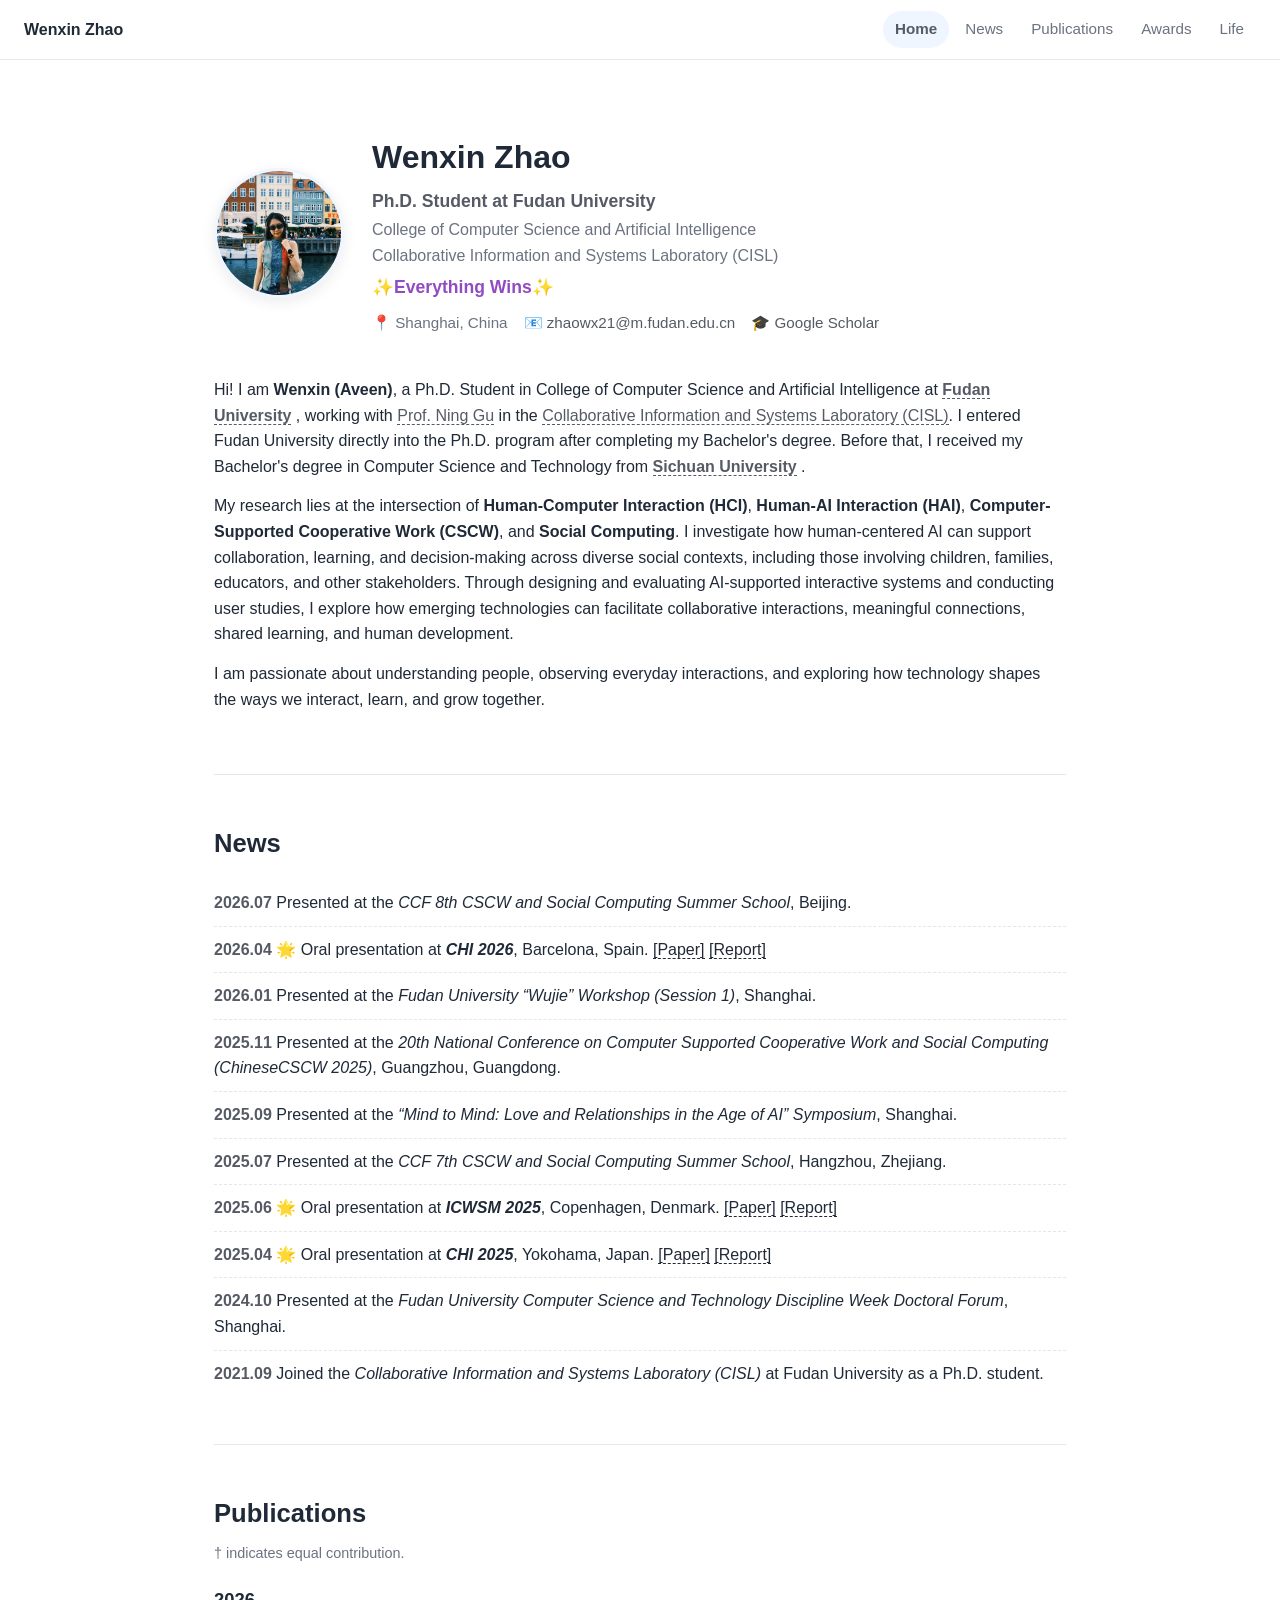
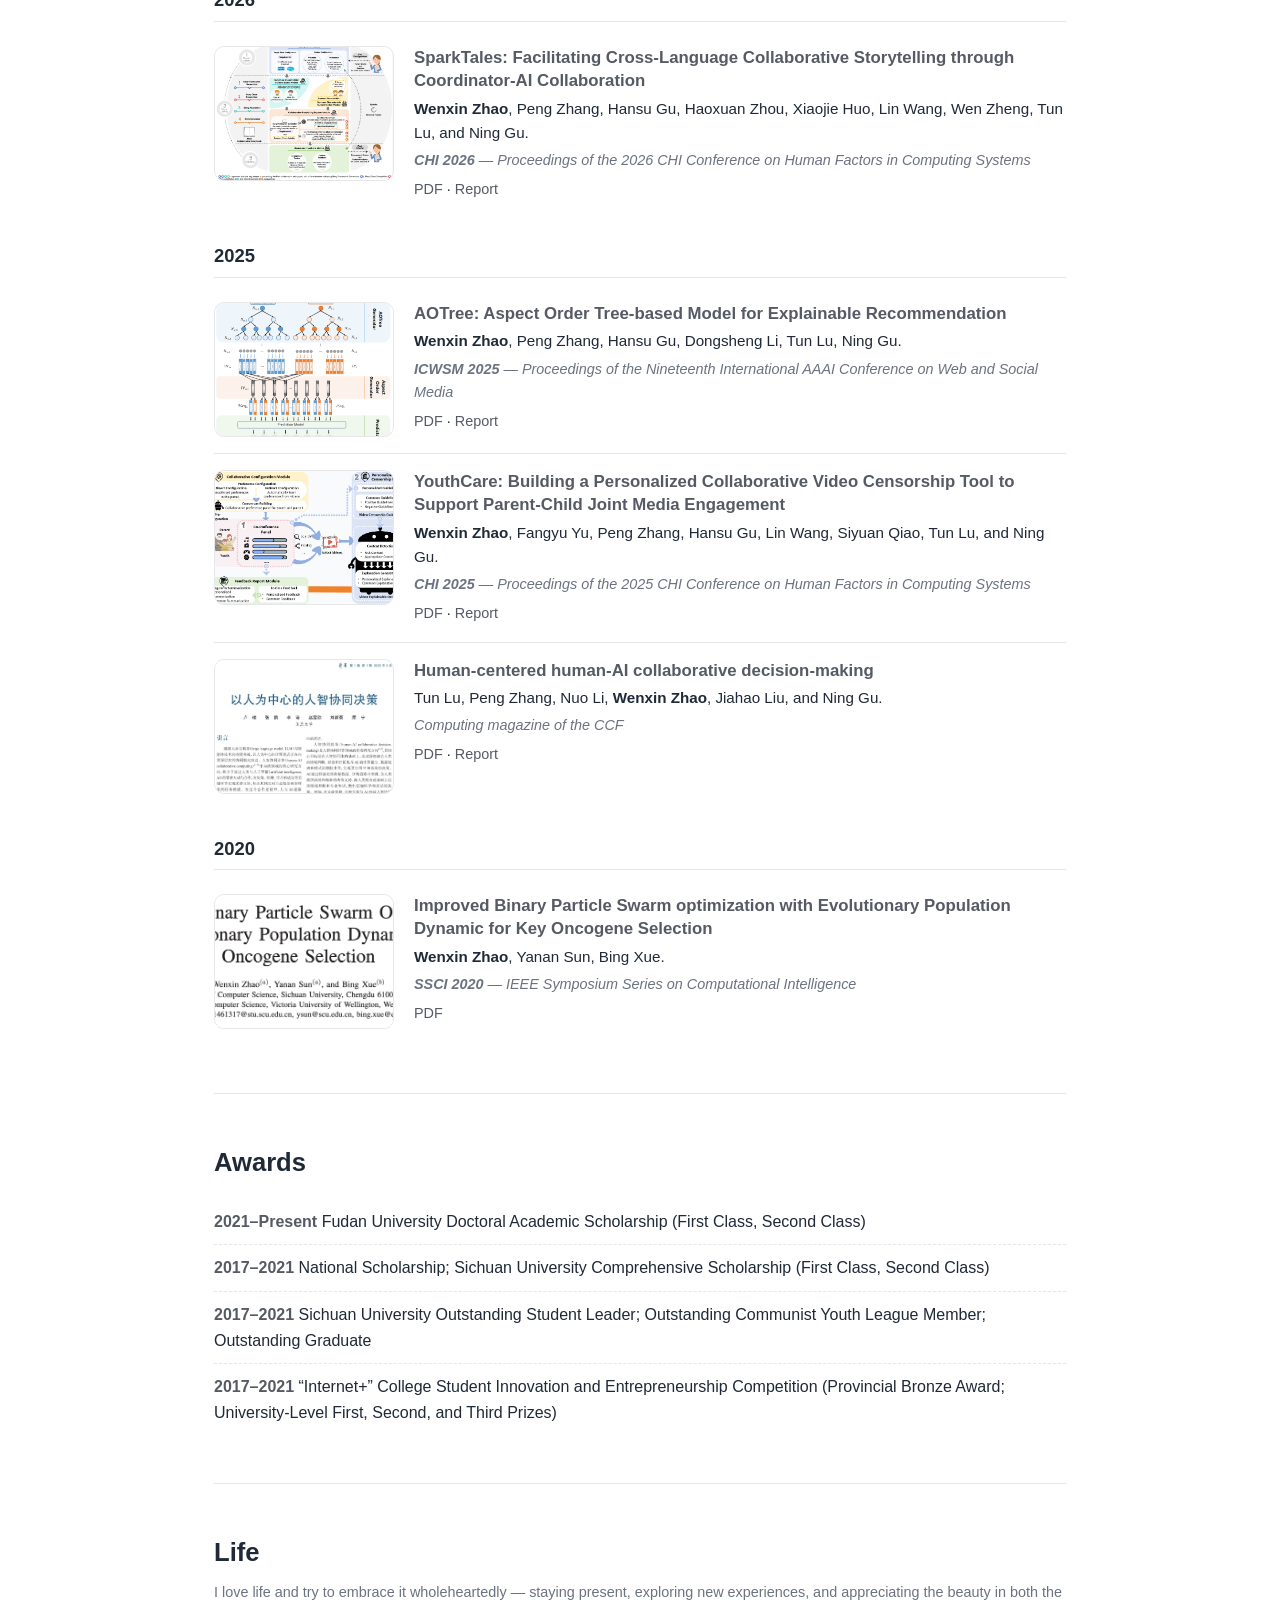
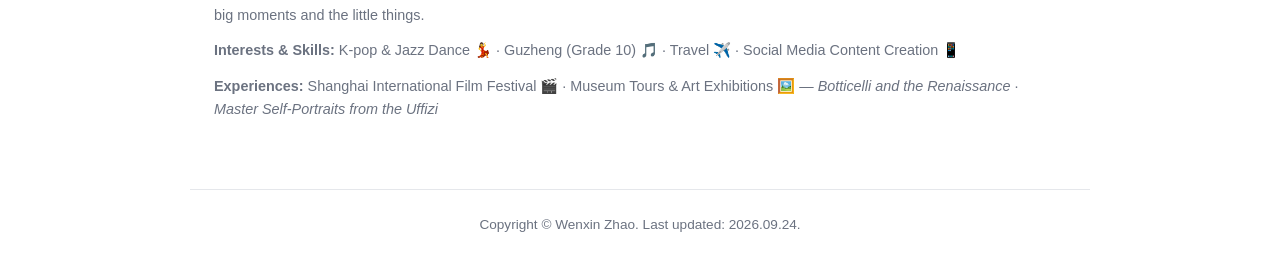
<file: index.html>
<!DOCTYPE html>
<html lang="en">
<head>
  <meta charset="UTF-8" />
  <meta name="viewport" content="width=device-width, initial-scale=1.0" />
  <title>Wenxin Zhao — Academic Homepage</title>
  <meta name="description" content="Personal academic homepage of Your Name." />
  <link rel="stylesheet" href="css/style.css" />
  <link rel="icon" type="image/x-icon" href="images/favicon.ico" />
</head>
<body>

  <!-- ============ Navigation ============ -->
  <nav class="nav" id="nav">
    <a class="nav__brand" href="#home">Wenxin Zhao</a>
    <div class="nav__links">
      <a href="#home" class="nav__link is-active">Home</a>
      <a href="#news" class="nav__link">News</a>
      <a href="#publications" class="nav__link">Publications</a>
      <a href="#awards" class="nav__link">Awards</a>
      <a href="#life" class="nav__link">Life</a>
    </div>
  </nav>

  <main>
    <!-- ============ Home / About Me ============ -->
    <section id="home" class="section hero">
      <div class="hero__content">
        <!-- TODO: replace with your real portrait (e.g. images/avatar.jpg) -->
        <img class="hero__avatar" src="images/photo.jpg" alt="Portrait of Your Name" />
        <div class="hero__text">
          <h1 class="hero__name">Wenxin Zhao</h1>
          <p class="hero__status">
            <strong>Ph.D. Student at Fudan University</strong>
          </p>
          <p class="hero__school">College of Computer Science and Artificial Intelligence</p>
          <p class="hero__school">Collaborative Information and Systems Laboratory (CISL)</p>
          <p class="hero__motto"><strong>✨Everything Wins✨</strong></p>
          <p class="hero__meta">
            <span>📍 Shanghai, China</span>
            <a href="mailto:yourname@example.com">📧 zhaowx21@m.fudan.edu.cn</a>
            <a href="https://scholar.google.com/citations?hl=en&user=uLMKU3EAAAAJ&view_op=list_works&gmla=AERr9JGZ4BtX4h5Tmb99yO4xD2-xoEj5BjtdLo-V3a_0v8Qa02YLevnuGCYpqMKVqiZSIYuYeynp9o3zQ1sDL-DvdIB4MC0vnwtOvqZ8cQcdJWyXap0sHortmySK4g0GWUnhCcw" target="_blank" rel="noopener">🎓 Google Scholar</a>
          </p>
        </div>
      </div>

      <div class="hero__about">
        <p>
          Hi! I am <strong>Wenxin (Aveen)</strong>, a Ph.D. Student in College of Computer Science and Artificial Intelligence at
          <strong>
              <a href="https://www.fudan.edu.cn/en/" target="_blank" rel="noopener noreferrer">Fudan University</a>
          </strong>,
          working with <a href="https://cscw.fudan.edu.cn/ninggu/list.htm" target="_blank" rel="noopener noreferrer">Prof. Ning Gu</a>
          in the <a href="https://cscw.fudan.edu.cn" target="_blank" rel="noopener noreferrer">Collaborative Information and Systems Laboratory (CISL)</a>.
          I entered Fudan University directly into the Ph.D. program after completing my Bachelor's degree.
          Before that, I received my Bachelor's degree in Computer Science and Technology from
          <strong>
            <a href="https://en.scu.edu.cn" target="_blank" rel="noopener noreferrer">Sichuan University</a>
          </strong>.
        </p>

        <p>
          My research lies at the intersection of
          <strong>Human-Computer Interaction (HCI)</strong>,
          <strong>Human-AI Interaction (HAI)</strong>,
          <strong>Computer-Supported Cooperative Work (CSCW)</strong>, and
          <strong>Social Computing</strong>. I investigate how human-centered AI can support
            collaboration, learning, and decision-making across diverse social contexts, including
            those involving children, families, educators, and other stakeholders. Through designing
            and evaluating AI-supported interactive systems and conducting user studies, I explore
            how emerging technologies can facilitate collaborative interactions, meaningful connections,
            shared learning, and human development.
        </p>

        <p>

          I am passionate about understanding people, observing everyday interactions,
          and exploring how technology shapes the ways we interact, learn, and grow together.
        </p>
    </div>
    </section>

    <!-- ============ News ============ -->
    <section id="news" class="section">
      <h2 class="section__title">News</h2>
      <ul class="news">
        <li class="news__item">
          <span class="news__date">2026.07</span>
          Presented at the <em>CCF 8th CSCW and Social Computing Summer School</em>, Beijing.
        </li>
        <li class="news__item">
          <span class="news__date">2026.04</span>
          <span>
            🌟 Oral presentation at <strong><em>CHI 2026</em></strong>, Barcelona, Spain.
            <a href="https://dl.acm.org/doi/10.1145/3772318.3791771"
              target="_blank" rel="noopener noreferrer">[Paper]</a>
            <a href="https://mp.weixin.qq.com/s/3on-o1-ftaIzJEKMkUcdrQ"
              target="_blank" rel="noopener noreferrer">[Report]</a>
          </span>
        </li>
        <li class="news__item">
          <span class="news__date">2026.01</span>
          Presented at the <em>Fudan University “Wujie” Workshop (Session 1)</em>, Shanghai.
        </li>
        <li class="news__item">
          <span class="news__date">2025.11</span>
          Presented at the <em>20th National Conference on Computer Supported Cooperative Work and Social Computing (ChineseCSCW 2025)</em>, Guangzhou, Guangdong.
        </li>
        <li class="news__item">
          <span class="news__date">2025.09</span>
          Presented at the <em>“Mind to Mind: Love and Relationships in the Age of AI” Symposium</em>, Shanghai.
        </li>
        <li class="news__item">
          <span class="news__date">2025.07</span>
          Presented at the <em>CCF 7th CSCW and Social Computing Summer School</em>, Hangzhou, Zhejiang.
        </li>
        <li class="news__item">
          <span class="news__date">2025.06</span>
          <span>
            🌟 Oral presentation at <strong><em>ICWSM 2025</em></strong>, Copenhagen, Denmark.
            <a href="https://ojs.aaai.org/index.php/ICWSM/article/view/35933"
              target="_blank" rel="noopener noreferrer">[Paper]</a>
            <a href="https://mp.weixin.qq.com/s/6AgflzEiR32jiR_PudT6tg"
              target="_blank" rel="noopener noreferrer">[Report]</a>
          </span>
        </li>
        <li class="news__item">
          <span class="news__date">2025.04</span>
          <span>
            🌟 Oral presentation at <strong><em>CHI 2025</em></strong>, Yokohama, Japan.
            <a href="https://dl.acm.org/doi/10.1145/3706598.3713360"
              target="_blank" rel="noopener noreferrer">[Paper]</a>
            <a href="https://mp.weixin.qq.com/s/eZVI_M-tfAjDNEfzCTSxPw"
              target="_blank" rel="noopener noreferrer">[Report]</a>
          </span>
        </li>
        <li class="news__item">
          <span class="news__date">2024.10</span>
          Presented at the <em>Fudan University Computer Science and Technology Discipline Week Doctoral Forum</em>, Shanghai.
        </li>
        <li class="news__item">
          <span class="news__date">2021.09</span>
          Joined the <em>Collaborative Information and Systems Laboratory (CISL)</em> at Fudan University as a Ph.D. student.
        </li>
      </ul>
    </section>

    <!-- ============ Publications ============ -->
    <section id="publications" class="section">
      <h2 class="section__title">Publications</h2>
      <p class="section__note">† indicates equal contribution.</p>
      
      <div class="pub-group">
        <h3 class="pub-group__year">2026</h3>
        <div class="pub">
          <img class="pub__thumb" src="images/publication/CHI2026.png" alt="Publication thumbnail" />
          <div class="pub__body">
            <h4 class="pub__title">
              <a href="https://dl.acm.org/doi/10.1145/3772318.3791771" target="_blank" rel="noopener noreferrer">SparkTales: Facilitating Cross-Language Collaborative Storytelling through Coordinator-AI Collaboration</a>
            </h4>
            <p class="pub__authors">
              <strong>Wenxin Zhao</strong>, Peng Zhang, Hansu Gu, Haoxuan Zhou, Xiaojie Huo, Lin Wang, Wen Zheng, Tun Lu, and Ning Gu.
            </p>
            <p class="pub__venue"><strong>CHI 2026</strong> — Proceedings of the 2026 CHI Conference on Human Factors in Computing Systems</p>
            <p class="pub__links">
              <a href="https://dl.acm.org/doi/10.1145/3772318.3791771" target="_blank" rel="noopener noreferrer">PDF</a> · <a href="https://mp.weixin.qq.com/s/3on-o1-ftaIzJEKMkUcdrQ" target="_blank" rel="noopener noreferrer">Report</a>
            </p>
          </div>
        </div>
      </div>
      
      <div class="pub-group">
        <h3 class="pub-group__year">2025</h3>

        <!-- TODO: replace with a real publication -->
        <div class="pub">
          <img class="pub__thumb" src="images/publication/ICWSM2025.png" alt="Publication thumbnail" />
          <div class="pub__body">
            <h4 class="pub__title">
              <a href="https://ojs.aaai.org/index.php/ICWSM/article/view/35933" target="_blank" rel="noopener noreferrer">AOTree: Aspect Order Tree-based Model for Explainable Recommendation</a>
            </h4>
            <p class="pub__authors">
              <strong>Wenxin Zhao</strong>, Peng Zhang, Hansu Gu, Dongsheng Li, Tun Lu, Ning Gu.
            </p>
            <p class="pub__venue"><strong>ICWSM 2025</strong> — Proceedings of the Nineteenth International AAAI Conference on Web and Social Media</p>
            <p class="pub__links">
              <a href="https://ojs.aaai.org/index.php/ICWSM/article/view/35933" target="_blank" rel="noopener noreferrer">PDF</a> · <a href="https://mp.weixin.qq.com/s/6AgflzEiR32jiR_PudT6tg" target="_blank" rel="noopener noreferrer">Report</a>
            </p>
          </div>
        </div>

        <div class="pub">
          <img class="pub__thumb" src="images/publication/CHI2025.png" alt="Publication thumbnail" />
          <div class="pub__body">
            <h4 class="pub__title">
              <a href="https://dl.acm.org/doi/10.1145/3706598.3713360" target="_blank" rel="noopener noreferrer">YouthCare: Building a Personalized Collaborative Video Censorship Tool to Support Parent-Child Joint Media Engagement</a>
            </h4>
            <p class="pub__authors">
              <strong>Wenxin Zhao</strong>, Fangyu Yu, Peng Zhang, Hansu Gu, Lin Wang, Siyuan Qiao, Tun Lu, and Ning Gu.
            </p>
            <p class="pub__venue"><strong>CHI 2025</strong> — Proceedings of the 2025 CHI Conference on Human Factors in Computing Systems</p>
            <p class="pub__links">
              <a href="https://dl.acm.org/doi/10.1145/3706598.3713360" target="_blank" rel="noopener noreferrer">PDF</a> · <a href="https://mp.weixin.qq.com/s/eZVI_M-tfAjDNEfzCTSxPw"c target="_blank" rel="noopener noreferrer">Report</a>
            </p>
          </div>
        </div>

        <div class="pub">
          <img class="pub__thumb" src="images/publication/CCF2025.png" alt="Publication thumbnail" />
          <div class="pub__body">
            <h4 class="pub__title">
              <a href="https://cccf.hrbeu.edu.cn/article/doi/10.11991/cccf.202505009" target="_blank" rel="noopener noreferrer">Human-centered human-AI collaborative decision-making</a>
            </h4>
            <p class="pub__authors">
              Tun Lu, Peng Zhang, Nuo Li, <strong>Wenxin Zhao</strong>, Jiahao Liu, and Ning Gu.
            </p>
            <p class="pub__venue">Computing magazine of the CCF</p>
            <p class="pub__links">
              <a href="https://cccf.hrbeu.edu.cn/article/doi/10.11991/cccf.202505009" target="_blank" rel="noopener noreferrer">PDF</a> · <a href="https://mp.weixin.qq.com/s/bO6lOaBbwfxc7jxomIa_WA" target="_blank" rel="noopener noreferrer">Report</a>
            </p>
          </div>
        </div>
      </div>

      <div class="pub-group">
        <h3 class="pub-group__year">2020</h3>
                <div class="pub">
          <img class="pub__thumb" src="images/publication/SSCI2020.png" alt="Publication thumbnail" />
          <div class="pub__body">
            <h4 class="pub__title">
              <a href="https://ieeexplore.ieee.org/abstract/document/9308540" target="_blank" rel="noopener noreferrer">Improved Binary Particle Swarm optimization with Evolutionary Population Dynamic for Key Oncogene Selection</a>
            </h4>
            <p class="pub__authors">
              <strong>Wenxin Zhao</strong>, Yanan Sun, Bing Xue.
            </p>
            <p class="pub__venue"><strong>SSCI 2020</strong> — IEEE Symposium Series on Computational Intelligence</p>
            <p class="pub__links">
              <a href="https://ieeexplore.ieee.org/abstract/document/9308540" target="_blank" rel="noopener noreferrer">PDF</a>
            </p>
          </div>
        </div>
      </div>
    </section>

    <!-- ============ Awards ============ -->
    <section id="awards" class="section">
      <h2 class="section__title">Awards</h2>
      <ul class="news">
        <li class="news__item">
          <span class="news__date">2021–Present</span>
          Fudan University Doctoral Academic Scholarship (First Class, Second Class)
        </li>
        <li class="news__item">
          <span class="news__date">2017–2021</span>
          National Scholarship; Sichuan University Comprehensive Scholarship (First Class, Second Class)
        </li>
        <li class="news__item">
          <span class="news__date">2017–2021</span>
          Sichuan University Outstanding Student Leader; Outstanding Communist Youth League Member; Outstanding Graduate
        </li>
        <li class="news__item">
          <span class="news__date">2017–2021</span>
          “Internet+” College Student Innovation and Entrepreneurship Competition
          (Provincial Bronze Award; University-Level First, Second, and Third Prizes)
        </li>
      </ul>
    </section>

    <!-- ============ Life ============ -->
    <section id="life" class="section">
      <h2 class="section__title">Life</h2>

      <p class="section__note">
        I love life and try to embrace it wholeheartedly — staying present, exploring new experiences,
        and appreciating the beauty in both the big moments and the little things.
      </p>

      <p class="section__note">
        <strong>Interests & Skills:</strong>
        K-pop & Jazz Dance 💃 · Guzheng (Grade 10) 🎵 · Travel ✈️ ·
        Social Media Content Creation 📱
      </p>

      <p class="section__note">
        <strong>Experiences:</strong>
        Shanghai International Film Festival 🎬 · Museum Tours & Art Exhibitions 🖼️ —
        <em>Botticelli and the Renaissance</em> · <em>Master Self-Portraits from the Uffizi</em>
      </p>
    </section>
  </main>

  <!-- ============ Footer ============ -->
  <footer class="footer">
    <p>Copyright © Wenxin Zhao. Last updated: 2026.09.24.</p>
  </footer>

  <script src="js/main.js"></script>
</body>
</html>
</file>
<file: css/style.css>
/* ==========================================================================
   Personal academic homepage — stylesheet
   Edit the variables in :root to re-theme the whole site.
   ========================================================================== */

:root {
  --bg: #ffffff;
  --bg-soft: #f8fafc;
  --text: #1f2937;
  --muted: #6b7280;
  --accent: #555a64;
  --special: rgb(145, 75, 195);
  --accent-soft: #eff6ff;
  --border: #e5e7eb;
  --radius: 10px;
  --max-width: 900px;
  --nav-height: 60px;

  --font-sans: -apple-system, BlinkMacSystemFont, "Segoe UI", Roboto, Helvetica,
    Arial, "Noto Sans", sans-serif;
}

* { box-sizing: border-box; }

html {
  scroll-behavior: smooth;
  scroll-padding-top: calc(var(--nav-height) + 16px);
}

body {
  margin: 0;
  font-family: var(--font-sans);
  color: var(--text);
  background: var(--bg);
  line-height: 1.6;
  -webkit-font-smoothing: antialiased;
}

a { color: var(--accent); text-decoration: none; }
a:hover { text-decoration: underline; }

/* ---------- Navigation ---------- */
.nav {
  position: sticky;
  top: 0;
  z-index: 100;
  display: flex;
  align-items: center;
  justify-content: space-between;
  flex-wrap: wrap;
  gap: 8px;
  height: var(--nav-height);
  padding: 0 24px;
  background: rgba(255, 255, 255, 0.9);
  backdrop-filter: blur(8px);
  border-bottom: 1px solid var(--border);
}

.nav__brand { font-weight: 700; color: var(--text); }
.nav__brand:hover { text-decoration: none; color: var(--accent); }

.nav__links { display: flex; gap: 4px; flex-wrap: wrap; }

.nav__link {
  color: var(--muted);
  padding: 6px 12px;
  border-radius: 999px;
  font-size: 0.95rem;
  transition: color 0.15s ease, background 0.15s ease;
}
.nav__link:hover { color: var(--accent); text-decoration: none; background: var(--accent-soft); }
.nav__link.is-active { color: var(--accent); background: var(--accent-soft); font-weight: 600; }

/* ---------- Layout ---------- */
main { max-width: var(--max-width); margin: 0 auto; padding: 40px 24px 0; }

.section {
  padding: 48px 0;
  border-top: 1px solid var(--border);
}
.section:first-of-type { border-top: none; padding-top: 32px; }

.section__title { font-size: 1.6rem; margin: 0 0 16px; }

.section__note { color: var(--muted); font-size: 0.9rem; margin: -8px 0 20px; }

/* ---------- Hero / Home ---------- */
.hero__content {
  display: flex;
  align-items: center;
  gap: 28px;
  flex-wrap: wrap;
}

.hero__avatar {
  width: 130px;
  height: 130px;
  border-radius: 50%;
  object-fit: cover;
  border: 3px solid var(--accent-soft);
  box-shadow: 0 4px 14px rgba(0, 0, 0, 0.08);
  background: var(--bg-soft);
}

.hero__name { font-size: 2rem; margin: 0; }
.hero__status { font-size: 1.1rem; color: var(--accent); font-weight: 600; margin: 4px 0 2px; }
.hero__school { color: var(--muted); margin: 0 0 0; }
.hero__motto { font-size: 1.1rem; color: var(--special); font-weight: 400; margin: 4px 0 10px; }

.hero__meta {
  display: flex;
  flex-wrap: wrap;
  gap: 16px;
  color: var(--muted);
  font-size: 0.95rem;
  margin: 0;
}
.hero__meta span, .hero__meta a { white-space: nowrap; }

.hero__about { margin-top: 42px; }
.hero__about p { margin: 0 0 14px; }
.hero__about a {
    text-decoration: none;
    border-bottom: 1px dashed currentColor;
    transition: border-bottom-style 0.2s ease;
}

.hero__about a:hover {
    border-bottom-style: solid;
}

/* ---------- News & Awards (shared list) ---------- */
.news { list-style: none; margin: 0; padding: 0; }
.news__item {
  padding: 10px 0;
  border-bottom: 1px dashed var(--border);
}
.news__item:last-child { border-bottom: none; }
.news__date {
  font-weight: 700;
  color: var(--accent);
  min-width: 90px;
  font-variant-numeric: tabular-nums;
}
.news__item a {
  color: inherit;
  text-decoration: none;
  border-bottom: 1px dashed currentColor;
}

.news__item a:hover {
  border-bottom-style: solid;
}

/* ---------- Publications ---------- */
.pub-group__year {
  font-size: 1.15rem;
  margin: 24px 0 8px;
  color: var(--text);
  padding-bottom: 6px;
  border-bottom: 1px solid var(--border);
}
.pub-group:first-of-type .pub-group__year { margin-top: 0; }

.pub {
  display: flex;
  gap: 20px;
  padding: 16px 0;
  border-bottom: 1px solid var(--border);
  align-items: flex-start;
}
.pub:last-child { border-bottom: none; }

.pub__thumb {
  width: 180px;
  aspect-ratio: 4 / 3;
  object-fit: cover;
  border-radius: var(--radius);
  background: var(--bg-soft);
  border: 1px solid var(--border);
  flex-shrink: 0;
}

.pub__title { margin: 0 0 4px; font-size: 1.05rem; line-height: 1.4; }
.pub__authors { margin: 0 0 4px; color: var(--text); font-size: 0.95rem; }
.pub__venue { margin: 0 0 6px; color: var(--muted); font-size: 0.9rem; font-style: italic; }
.pub__links { margin: 0; font-size: 0.9rem; }

/* ---------- Experiences ---------- */
.exp { list-style: none; margin: 0; padding: 0; }
.exp__item {
  display: flex;
  gap: 20px;
  padding: 14px 0;
  border-bottom: 1px dashed var(--border);
}
.exp__item:last-child { border-bottom: none; }
.exp__period {
  flex-shrink: 0;
  min-width: 130px;
  font-weight: 700;
  color: var(--accent);
  font-variant-numeric: tabular-nums;
}
.exp__body strong { display: block; }
.exp__mentor { display: block; color: var(--muted); font-size: 0.9rem; }

/* ---------- Life gallery ---------- */
.gallery {
  display: grid;
  grid-template-columns: repeat(auto-fill, minmax(200px, 1fr));
  gap: 20px;
  margin: 20px 0 0;
}
.gallery__item { margin: 0; }
.gallery__item img {
  width: 100%;
  aspect-ratio: 1 / 1;
  object-fit: cover;
  border-radius: var(--radius);
  border: 1px solid var(--border);
  background: var(--bg-soft);
  transition: transform 0.2s ease, box-shadow 0.2s ease;
}
.gallery__item:hover img { transform: translateY(-3px); box-shadow: 0 8px 20px rgba(0, 0, 0, 0.12); }
.gallery__item figcaption { text-align: center; color: var(--muted); font-size: 0.85rem; margin-top: 8px; }

/* ---------- Footer ---------- */
.footer {
  max-width: var(--max-width);
  margin: 0 auto;
  padding: 24px;
  text-align: center;
  color: var(--muted);
  font-size: 0.85rem;
  border-top: 1px solid var(--border);
}
.footer p { margin: 0; }

/* ---------- Reveal-on-scroll ---------- */
.reveal { opacity: 0; transform: translateY(12px); transition: opacity 0.5s ease, transform 0.5s ease; }
.reveal.is-visible { opacity: 1; transform: none; }

/* ---------- Responsive ---------- */
@media (max-width: 640px) {
  .nav { height: auto; padding: 10px 16px; }
  .nav__brand { width: 100%; }
  .nav__link { padding: 4px 10px; font-size: 0.85rem; }

  .pub { flex-direction: column; }
  .pub__thumb { width: 100%; }

  .exp__item, .news__item { flex-direction: column; gap: 4px; }
  .exp__period, .news__date { min-width: 0; }

  .hero__content { justify-content: center; text-align: center; }
  .hero__meta { justify-content: center; }
}
</file>
